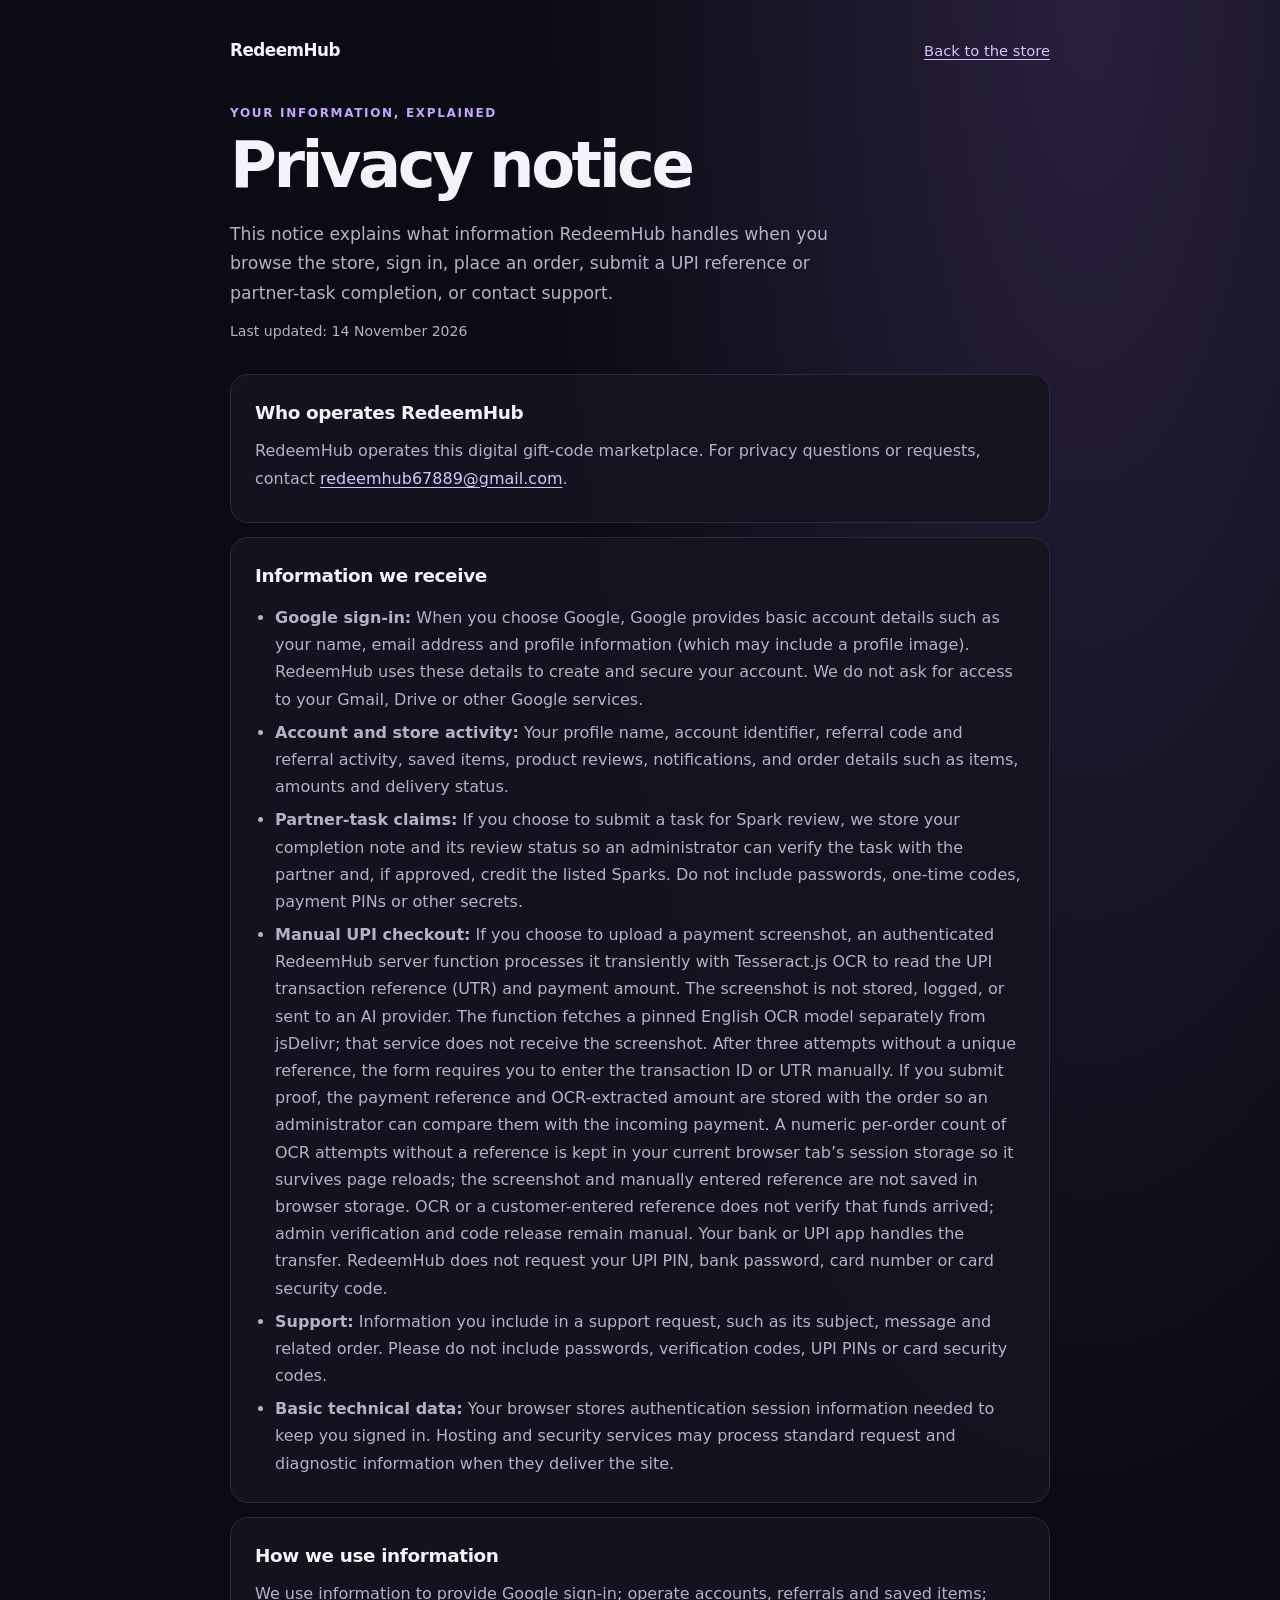
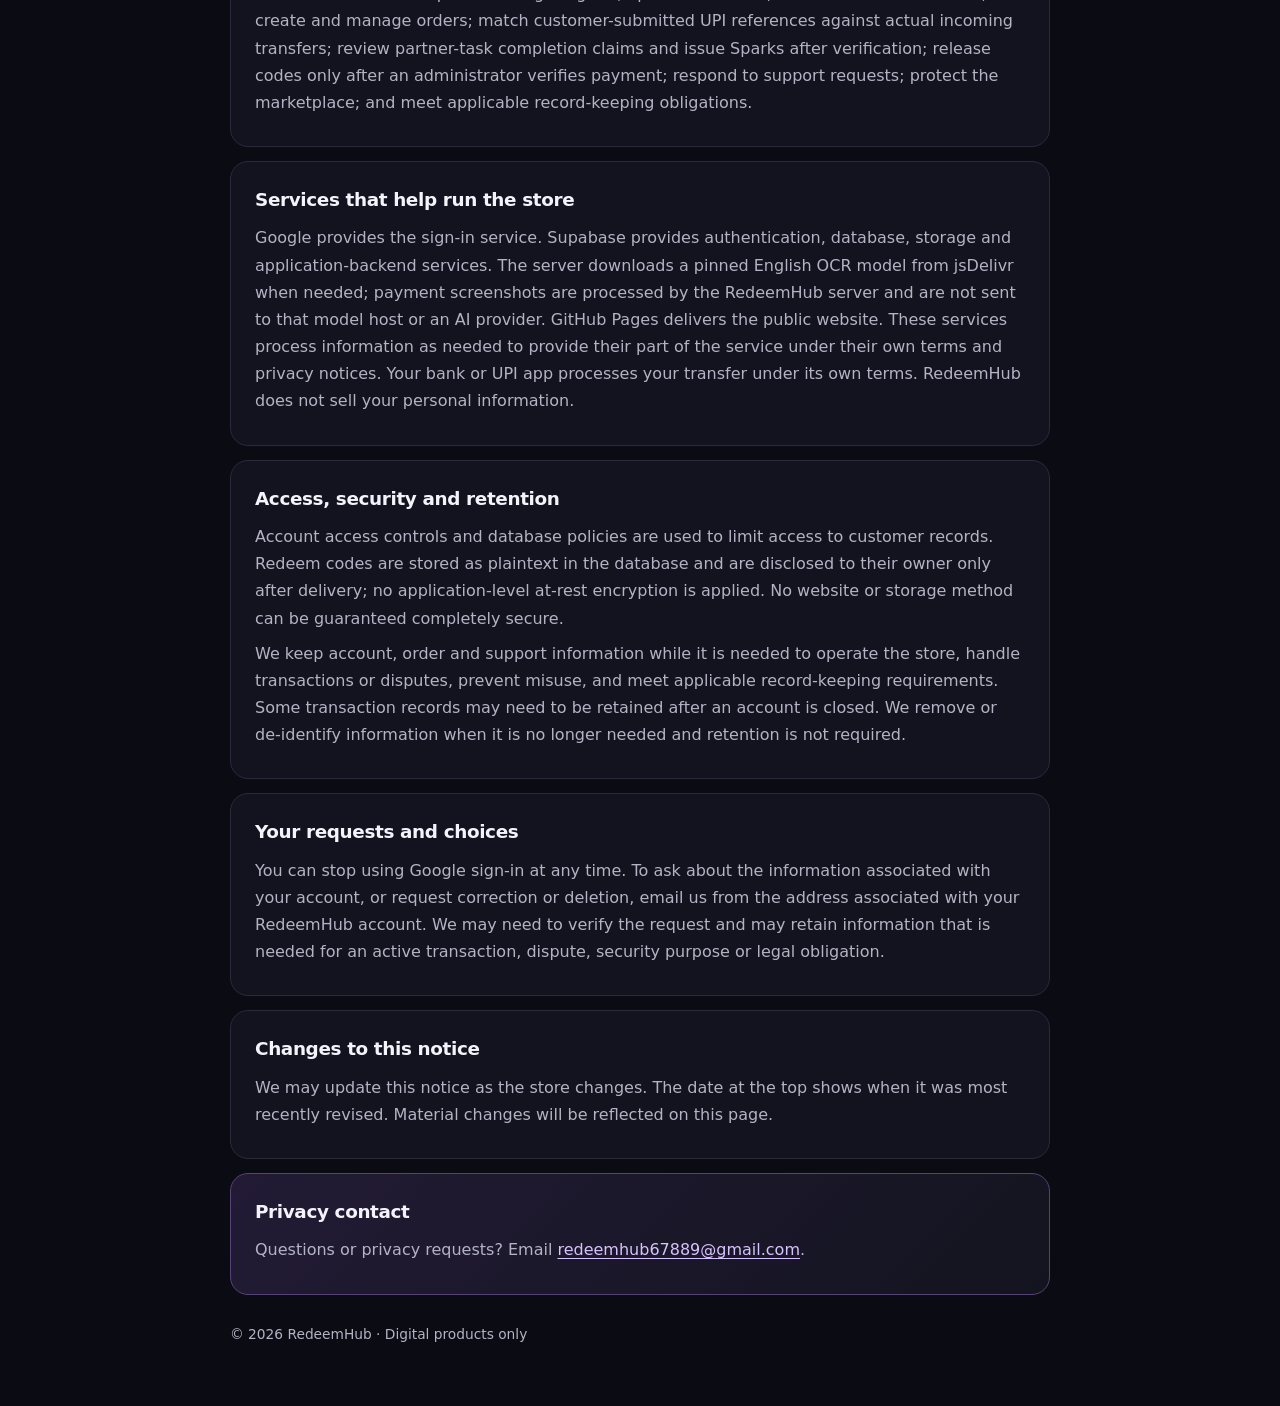
<file: site/privacy.html>
<!doctype html>
<html lang="en">
<head>
  <meta charset="utf-8">
  <meta name="viewport" content="width=device-width, initial-scale=1">
  <meta name="theme-color" content="#0b0b13">
  <meta name="description" content="RedeemHub's privacy notice explains what information we collect, how we use it, and how to contact us.">
  <title>Privacy Notice — RedeemHub</title>
  <style>
    :root{color-scheme:dark;--bg:#0b0b13;--panel:#141520;--line:#292b3b;--text:#f4f3fb;--muted:#b4b3c5;--accent:#c3a6ff;--link:#d7c2ff}
    *{box-sizing:border-box}
    body{margin:0;background:radial-gradient(ellipse at 85% 0%,#29203d 0,transparent 35rem),var(--bg);color:var(--text);font:16px/1.7 Inter,ui-sans-serif,system-ui,-apple-system,"Segoe UI",sans-serif}
    a{color:var(--link);text-underline-offset:3px}
    .wrap{width:min(100% - 32px,820px);margin:0 auto;padding:28px 0 60px}
    header{display:flex;justify-content:space-between;align-items:center;gap:16px;padding:8px 0 38px}
    .brand{color:var(--text);font-size:1.05rem;font-weight:750;letter-spacing:-.03em;text-decoration:none}
    .back{font-size:.92rem}
    .eyebrow{color:var(--accent);font-size:.75rem;font-weight:700;letter-spacing:.14em;text-transform:uppercase}
    h1{margin:.5rem 0 0;font-size:clamp(2.2rem,8vw,4rem);line-height:1.08;letter-spacing:-.055em}
    .intro{max-width:650px;margin:20px 0 12px;color:var(--muted);font-size:1.08rem}
    .updated{color:var(--muted);font-size:.88rem}
    main{display:grid;gap:14px;margin-top:30px}
    section{padding:22px 24px;border:1px solid var(--line);border-radius:18px;background:rgba(20,21,32,.88)}
    h2{margin:0 0 9px;font-size:1.15rem;letter-spacing:-.02em}
    p{margin:8px 0;color:var(--muted)}
    ul{margin:10px 0 0;padding-left:1.25rem;color:var(--muted)}
    li{padding:3px 0}
    .contact{border-color:#554376;background:linear-gradient(135deg,rgba(89,63,133,.3),rgba(20,21,32,.92))}
    footer{margin-top:28px;color:var(--muted);font-size:.86rem}
    @media(max-width:520px){.wrap{width:min(100% - 24px,820px);padding-top:18px}header{padding-bottom:28px}section{padding:18px;border-radius:15px}.back{font-size:.83rem}}
  </style>
</head>
<body>
  <div class="wrap">
    <header>
      <a class="brand" href="https://redeemhub67889-sudo.github.io/redeemhub-pages/">RedeemHub</a>
      <a class="back" href="https://redeemhub67889-sudo.github.io/redeemhub-pages/">Back to the store</a>
    </header>
    <div class="eyebrow">Your information, explained</div>
    <h1>Privacy notice</h1>
    <p class="intro">This notice explains what information RedeemHub handles when you browse the store, sign in, place an order, submit a UPI reference or partner-task completion, or contact support.</p>
    <p class="updated">Last updated: 14 November 2026</p>

    <main>
      <section>
        <h2>Who operates RedeemHub</h2>
        <p>RedeemHub operates this digital gift-code marketplace. For privacy questions or requests, contact <a href="mailto:redeemhub67889@gmail.com">redeemhub67889@gmail.com</a>.</p>
      </section>
      <section>
        <h2>Information we receive</h2>
        <ul>
          <li><strong>Google sign-in:</strong> When you choose Google, Google provides basic account details such as your name, email address and profile information (which may include a profile image). RedeemHub uses these details to create and secure your account. We do not ask for access to your Gmail, Drive or other Google services.</li>
          <li><strong>Account and store activity:</strong> Your profile name, account identifier, referral code and referral activity, saved items, product reviews, notifications, and order details such as items, amounts and delivery status.</li>
          <li><strong>Partner-task claims:</strong> If you choose to submit a task for Spark review, we store your completion note and its review status so an administrator can verify the task with the partner and, if approved, credit the listed Sparks. Do not include passwords, one-time codes, payment PINs or other secrets.</li>
          <li><strong>Manual UPI checkout:</strong> If you choose to upload a payment screenshot, an authenticated RedeemHub server function processes it transiently with Tesseract.js OCR to read the UPI transaction reference (UTR) and payment amount. The screenshot is not stored, logged, or sent to an AI provider. The function fetches a pinned English OCR model separately from jsDelivr; that service does not receive the screenshot. After three attempts without a unique reference, the form requires you to enter the transaction ID or UTR manually. If you submit proof, the payment reference and OCR-extracted amount are stored with the order so an administrator can compare them with the incoming payment. A numeric per-order count of OCR attempts without a reference is kept in your current browser tab’s session storage so it survives page reloads; the screenshot and manually entered reference are not saved in browser storage. OCR or a customer-entered reference does not verify that funds arrived; admin verification and code release remain manual. Your bank or UPI app handles the transfer. RedeemHub does not request your UPI PIN, bank password, card number or card security code.</li>
          <li><strong>Support:</strong> Information you include in a support request, such as its subject, message and related order. Please do not include passwords, verification codes, UPI PINs or card security codes.</li>
          <li><strong>Basic technical data:</strong> Your browser stores authentication session information needed to keep you signed in. Hosting and security services may process standard request and diagnostic information when they deliver the site.</li>
        </ul>
      </section>
      <section>
        <h2>How we use information</h2>
        <p>We use information to provide Google sign-in; operate accounts, referrals and saved items; create and manage orders; match customer-submitted UPI references against actual incoming transfers; review partner-task completion claims and issue Sparks after verification; release codes only after an administrator verifies payment; respond to support requests; protect the marketplace; and meet applicable record-keeping obligations.</p>
      </section>
      <section>
        <h2>Services that help run the store</h2>
        <p>Google provides the sign-in service. Supabase provides authentication, database, storage and application-backend services. The server downloads a pinned English OCR model from jsDelivr when needed; payment screenshots are processed by the RedeemHub server and are not sent to that model host or an AI provider. GitHub Pages delivers the public website. These services process information as needed to provide their part of the service under their own terms and privacy notices. Your bank or UPI app processes your transfer under its own terms. RedeemHub does not sell your personal information.</p>
      </section>
      <section>
        <h2>Access, security and retention</h2>
        <p>Account access controls and database policies are used to limit access to customer records. Redeem codes are stored as plaintext in the database and are disclosed to their owner only after delivery; no application-level at-rest encryption is applied. No website or storage method can be guaranteed completely secure.</p>
        <p>We keep account, order and support information while it is needed to operate the store, handle transactions or disputes, prevent misuse, and meet applicable record-keeping requirements. Some transaction records may need to be retained after an account is closed. We remove or de-identify information when it is no longer needed and retention is not required.</p>
      </section>
      <section>
        <h2>Your requests and choices</h2>
        <p>You can stop using Google sign-in at any time. To ask about the information associated with your account, or request correction or deletion, email us from the address associated with your RedeemHub account. We may need to verify the request and may retain information that is needed for an active transaction, dispute, security purpose or legal obligation.</p>
      </section>
      <section>
        <h2>Changes to this notice</h2>
        <p>We may update this notice as the store changes. The date at the top shows when it was most recently revised. Material changes will be reflected on this page.</p>
      </section>
      <section class="contact">
        <h2>Privacy contact</h2>
        <p>Questions or privacy requests? Email <a href="mailto:redeemhub67889@gmail.com">redeemhub67889@gmail.com</a>.</p>
      </section>
    </main>
    <footer>© 2026 RedeemHub · Digital products only</footer>
  </div>
</body>
</html>
</file>
